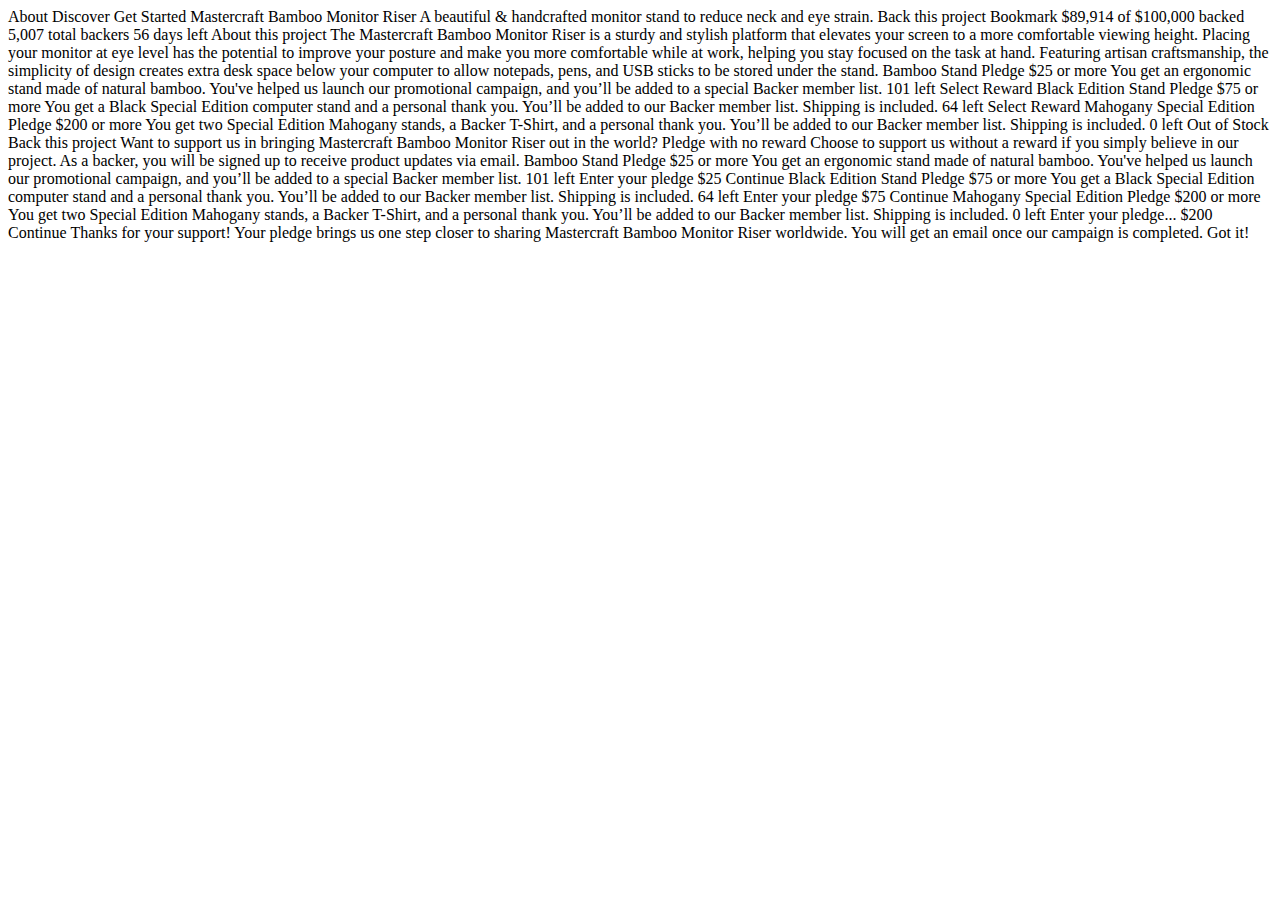
<file: index.html>
<!DOCTYPE html>
<html lang="en">
<head>
  <meta charset="UTF-8">
  <meta name="viewport" content="width=device-width, initial-scale=1.0"> <!-- displays site properly based on user's device -->

  <link rel="icon" type="image/png" sizes="32x32" href="./images/favicon-32x32.png">
  
  <title>Frontend Mentor | Crowdfunding product page</title>

  <!-- Feel free to remove these styles or customise in your own stylesheet 👍 -->
  <style>
    .attribution { font-size: 11px; text-align: center; }
    .attribution a { color: hsl(228, 45%, 44%); }
  </style>
</head>
<body>
  About
  Discover
  Get Started

  Mastercraft Bamboo Monitor Riser
  A beautiful & handcrafted monitor stand to reduce neck and eye strain.

  Back this project
  Bookmark

  $89,914 of $100,000 backed
  5,007 total backers
  56 days left

  About this project

  The Mastercraft Bamboo Monitor Riser is a sturdy and stylish platform that elevates your screen 
  to a more comfortable viewing height. Placing your monitor at eye level has the potential to improve 
  your posture and make you more comfortable while at work, helping you stay focused on the task at hand.

  Featuring artisan craftsmanship, the simplicity of design creates extra desk space below your computer 
  to allow notepads, pens, and USB sticks to be stored under the stand.
  
  Bamboo Stand
  Pledge $25 or more
  You get an ergonomic stand made of natural bamboo. You've helped us launch our promotional campaign, and 
  you’ll be added to a special Backer member list.
  101 left
  Select Reward

  Black Edition Stand
  Pledge $75 or more
  You get a Black Special Edition computer stand and a personal thank you. You’ll be added to our Backer 
  member list. Shipping is included.
  64 left
  Select Reward

  Mahogany Special Edition
  Pledge $200 or more
  You get two Special Edition Mahogany stands, a Backer T-Shirt, and a personal thank you. You’ll be added 
  to our Backer member list. Shipping is included.
  0 left
  Out of Stock

  <!-- Selection modal start -->

  Back this project
  Want to support us in bringing Mastercraft Bamboo Monitor Riser out in the world?

  Pledge with no reward
  Choose to support us without a reward if you simply believe in our project. As a backer, 
  you will be signed up to receive product updates via email.

  Bamboo Stand
  Pledge $25 or more
  You get an ergonomic stand made of natural bamboo. You've helped us launch our promotional campaign, and
  you’ll be added to a special Backer member list.
  101 left

  <!-- Selected pledge start -->
  Enter your pledge
  $25
  Continue
  <!-- Selected pledge end -->

  Black Edition Stand
  Pledge $75 or more
  You get a Black Special Edition computer stand and a personal thank you. You’ll be added to our Backer
  member list. Shipping is included.
  64 left

  <!-- Selected pledge start -->
  Enter your pledge
  $75
  Continue
  <!-- Selected pledge end -->

  Mahogany Special Edition
  Pledge $200 or more
  You get two Special Edition Mahogany stands, a Backer T-Shirt, and a personal thank you. You’ll be added
  to our Backer member list. Shipping is included.
  0 left

  <!-- Selected pledge  start -->
  Enter your pledge...
  $200
  Continue
  <!-- Selected pledge end -->

  <!-- Selection modal end -->

  <!-- Success modal start -->

  Thanks for your support!
  Your pledge brings us one step closer to sharing Mastercraft Bamboo Monitor Riser worldwide. You will get
  an email once our campaign is completed.
  Got it!

  <!-- Success modal end -->
</body>
</html>
</file>
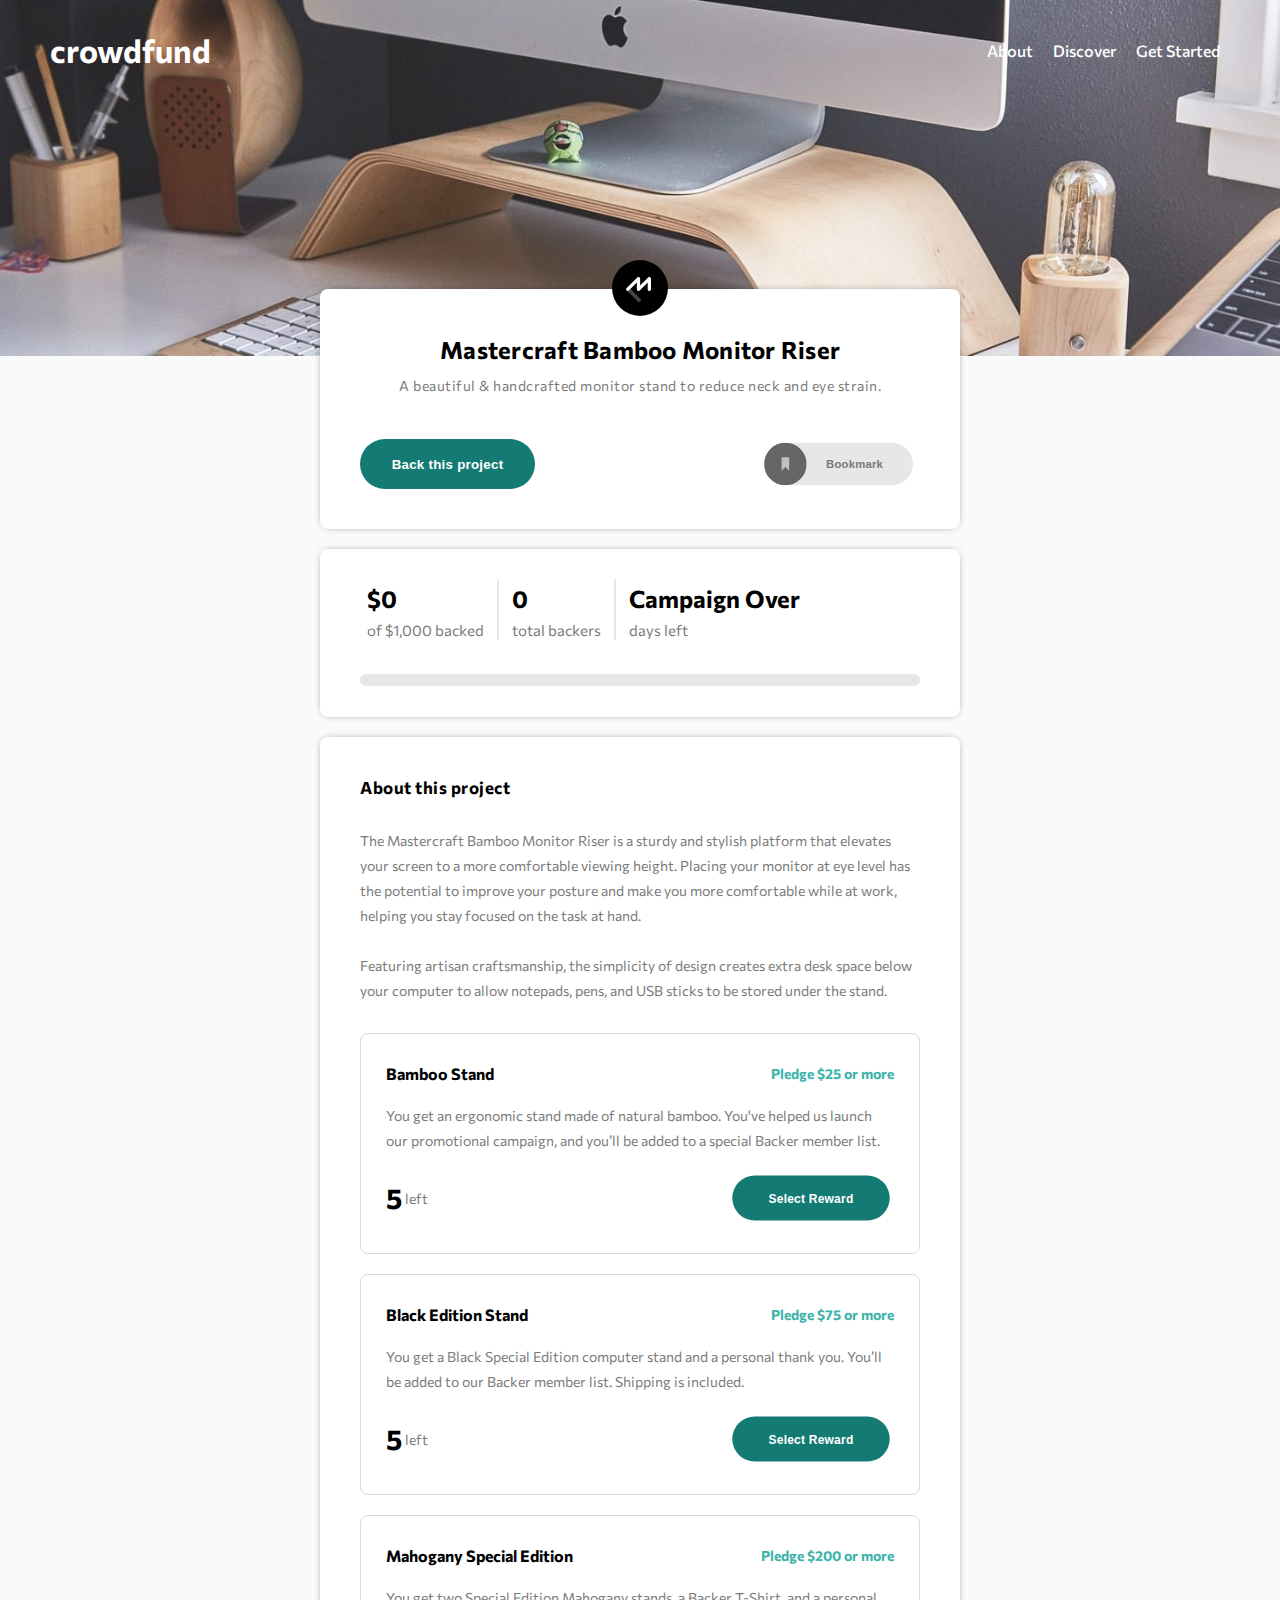
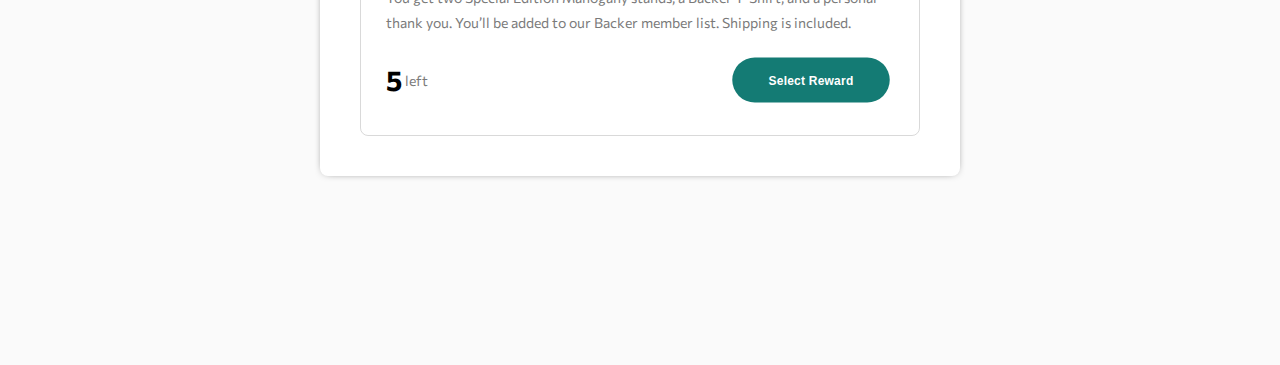
<file: crowdfunding-product-page-main/index.html>
<!DOCTYPE html>
<html lang="en">
<head>
  <meta charset="UTF-8">
  <meta name="viewport" content="width=device-width, initial-scale=1.0"> <!-- displays site properly based on user's device -->
  
  <link rel="stylesheet" href="./css/styles.css">
  <script src="script.js" defer></script>

  <title>Crowdfunding product page</title>

</head>
<body>

<div class="main-container">
  
  <!-- BACKGROUND -->
  <div class="background">
    <img src="./images/image-hero-desktop.jpg" alt="background" id="background-image">
  </div>

  <!-- NAVBAR -->
    <nav id="navbar">
      <h1 class="navbar__logo">crowdfund</h1>
      <div id="navbar__links">
        <a href="#">About</a>
        <a href="#">Discover</a>
        <a href="#">Get Started</a>
      </div>
    </nav>

  <div class="container"> 
    <!-- HEADER -->
    <div id="box">
      <div class="header">
        <img class="brand-logo" src="./images/logo-mastercraft.svg" alt="brand-logo">
        <h1 class="header__title">Mastercraft Bamboo Monitor Riser</h1>
        <h3 class="header__description">A beautiful & handcrafted monitor stand to reduce neck and eye strain.</h3>
        <div class="header-btn">
          <button class="header-btn__backthisprojectBtn">Back this project</button>
          <button class="header-btn__bookmarkBtn">
            <img class="bookmark-icon" src="./images/icon-bookmark.svg" alt="bookmark">
            <p class="bookmark-text">Bookmark</p></button>
          </div>
      </div>
    </div>

    <!--CAMPAIGN DETAILS -->
    <div id="box">
      <div class="campaign">
        <div class="campaign__details">
          <!-- MONEY -->
          <div>
            <p class="first-line-big">$<span id="money-donated">0</span></p> 
            <p class="second-line-small">of $<span id="money-needed">---</span> backed</p>
          </div>
          <hr>
          <!-- BACKERS -->
          <div>
            <p class="first-line-big" id="backers-number">0</p>
            <p class="second-line-small">total backers</p>
          </div>
          <hr>
          <!-- TIME LEFT  -->
          <div>
            <p class="first-line-big" id="time-left-days">---</p>
            <p class="second-line-small">days left</p>
          </div>
        </div>
        <div class="goal-reached">Goal Reached!</div>
        <div class="progress">
          <div class="progress-done"></div>
        </div>
      </div>
    </div>

    <div id="box">
      <div id="about-pledge-container">
        <!-- ABOUT SECTION -->
        <div>
          <h1 class="headline">About this project</h1>
          <p class="about-text">The Mastercraft Bamboo Monitor Riser is a sturdy and stylish platform that elevates your screen to a more comfortable viewing height. Placing your monitor at eye level has the potential to improve your posture and make you more comfortable while at work, helping you stay focused on the task at hand.<br><br>Featuring artisan craftsmanship, the simplicity of design creates extra desk space below your computer to allow notepads, pens, and USB sticks to be stored under the stand.</p>
        </div>

        <!-- PLEDGE BOXES -->
        <!--PLEDGE $25 -->
        <div class="pledge-box pledge25">
          <div class="line first-line">
            <h3 class="pledge-box__title">Bamboo Stand</h3>
            <h4 class=pledge-box__amount>Pledge $25 or more</h4>
          </div>
          <div class="line second-line">
            <p class="pledge-box__desc">You get an ergonomic stand made of natural bamboo. You've helped us launch our promotional campaign, and you’ll be added to a special Backer member list.</p>
          </div>
          <div class="line third-line">
            <div class="pledge-box__left"><span class="pledge25-left number-left">---</span>&nbsp;left</div>
            <button id="pledge25-btn-main" class="pledge-box__btn">Select Reward</button>
          </div>
        </div>
        <!--PLEDGE $75-->
        <div class="pledge-box pledge75">
          <div class="line first-line">
            <h3 class="pledge-box__title">Black Edition Stand</h3>
            <h4 class=pledge-box__amount>Pledge $<span class="pledge-amount">75</span> or more</h4>
          </div>
          <div class="line second-line">
            <p class="pledge-box__desc">You get a Black Special Edition computer stand and a personal thank you. You’ll be added to our Backer member list. Shipping is included.</p>
          </div>
          <div class="line third-line">
            <div class="pledge-box__left"><span class="pledge75-left number-left">---</span>&nbsp;left</div>
            <button id="pledge75-btn-main" class="pledge-box__btn">Select Reward</button>
          </div>
        </div>
        <!-- PLEDGE $200-->
        <div class="pledge-box pledge200">
          <div class="line first-line">
            <h3 class="pledge-box__title">Mahogany Special Edition</h3>
            <h4 class=pledge-box__amount>Pledge $200 or more</h4>
          </div>
          <div class="line second-line">
            <p class="pledge-box__desc">You get two Special Edition Mahogany stands, a Backer T-Shirt, and a personal thank you. You’ll be added to our Backer member list. Shipping is included.</p>
          </div>
          <div class="line third-line">
            <div class="pledge-box__left"><span class="pledge200-left number-left">---</span>&nbsp;left</div>
            <button id="pledge200-btn-main" class="pledge-box__btn">Select Reward</button>
          </div>
        </div>
        
      </div>
    </div>
  </div>

</div>


<!-- MODALS -->

<div id="overlay"> </div>

  <!--THANK YOU MODAL -->
<div id="modal" class="thankyou-modal">
  <div class="thankyou-modal__body">
    <img class="thankyou-modal__body__checkmark" src="./images/icon-check.svg" alt="check">
    <h1 class="thankyou-modal__body__headline">Thanks for your support!</h1>
    <p class="thankyou-modal__body__text">Your pledge brings us one step closer to sharing Mastercraft Bamboo Monitor Riser worldwide. You will get
    an email once our campaign is completed.</p>
    <div class="button">
      <button class="thankyou-modal__body__button">Got it!</button>
    </div>
  </div> 
</div>

  <!-- BACK THIS PROJECT MODAL-->
<div class="backproj-modal">

  <!-- MAIN CONTAINER -->
  <span class="first-row">
    <h1 class="backproj-modal__title">Back this project</h1>
    <button class="close">&times;</button>
  </span>
    <p class="backproj-modal__text">Want to support us in bringing Mastercraft Bamboo Monitor Riser out in the world?</p>
    
  <div id="pledges-container">
<!-- PLEDGE 0 -->
    <div class="pledge0 backproj-modal__box" id="backproj-pledge">
      <div class="pledge0 backproj-firstline">
        <span class="pledge0 backproj-firstline">
          <div class="pledge0 backproj-firstline__toggle"></div>
          <h1 class="pledge0 backproj-firstline__title">Pledge with no reward</h2>
        </span>
      </div>
      <p class="pledge0 backproj-secondline pledge-text">Choose to support us without a reward if you simply believe in our project. As a backer, you will be signed up to receive product updates via email.</p>
      <div class="pledge0 backproj-thirdline" id="pledge0-toggle">
        <button class="pledge0 pledge0-btn">Continue</button>
      </div>
    </div>

    <!-- PLEDGE 25 -->
    <div class="pledge25 backproj-modal__box">
      <div class="pledge25 backproj-firstline">
        <span class="pledge25 backproj-firstline">
          <button class="pledge25 backproj-firstline__toggle"></button>
          <h1 class="pledge25 backproj-firstline__title ">Bamboo Stand</h2>
          <h2 class="pledge25 backproj-firstline__amount">Pledge $25 or more</h3>
        </span>
        <h2 class="pledge25 backproj-firstline__left"><span class="modal-pledge25-left number-left">0</span>&nbsp;left</h3>
      </div>
      <p class="pledge25 backproj-secondline pledge-text">You get an ergonomic stand made of natural bamboo. You've helped us launch our promotional campaign, and you’ll be added to a special Backer member list.</p>
      <div class="backproj-thirdline" id="pledge25-toggle"> 
        <p>Enter your pledge</p>
        <div>
          <span class="input-field">
          <p>$</p>
          <input id="pledge25-input" class="input-field__input" type="text" placeholder="25+">
        </span>
        <button id="backproj-button" class="pledge25 pledge25-btn">Continue</button>
        </div>
      </div>
    </div>

    <!-- PLEDGE 75-->
    <div class="pledge75 backproj-modal__box">
      <div class="pledge75 backproj-firstline">
        <span class="pledge75 backproj-firstline">
          <button class="pledge75 backproj-firstline__toggle"></button>
          <h1 class="pledge75 backproj-firstline__title ">Black Edition Stand</h2>
          <h2 class="pledge75 backproj-firstline__amount">Pledge $75 or more</h3>
        </span>
        <h2 class="pledge75 backproj-firstline__left"><span class="modal-pledge75-left number-left">0</span>&nbsp;left</h3>
      </div>
      <p class="pledge75 backproj-secondline pledge-text">You get a Black Special Edition computer stand and a personal thank you. You’ll be added to our Backer member list. Shipping is included.</p>
      <div class="backproj-thirdline" id="pledge75-toggle"> 
        <p>Enter your pledge</p>
        <div>
          <span class="input-field">
          <p>$</p>
          <input id="pledge75-input" class="input-field__input" type="text" placeholder="75+">
        </span>
        <button id="backproj-button" class="pledge75 pledge75-btn">Continue</button>
        </div>
      </div>
    </div>

    <!-- PLEDGE 200 -->
    <div class="pledge200 backproj-modal__box">
      <div class="pledge200 backproj-firstline">
        <span class="pledge200 backproj-firstline">
          <button class="pledge200 backproj-firstline__toggle"></button>
          <h1 class="pledge200 backproj-firstline__title ">Mahogany Special Edition</h2>
          <h2 class="pledge200 backproj-firstline__amount">Pledge $200 or more</h3>
        </span>
        <h2 class="pledge200 backproj-firstline__left"><span class="modal-pledge200-left number-left">0</span>&nbsp;left</h3>
      </div>
      <p class="pledge200 backproj-secondline pledge-text">You get two Special Edition Mahogany stands, a Backer T-Shirt, and a personal thank you. You’ll be added to our Backer member list. Shipping is included.</p>
      <div class="backproj-thirdline" id="pledge200-toggle"> 
        <p>Enter your pledge</p>
        <div>
          <span class="input-field">
          <p>$</p>
          <input id="pledge200-input" class="pledge75-input input-field__input" type="text" placeholder="200+">
        </span>
        <button class="backproj-button pledge200 pledge200-btn">Continue</button>
        </div>
      </div>
    </div>
  </div>
</div>



</body>
</html>
</file>
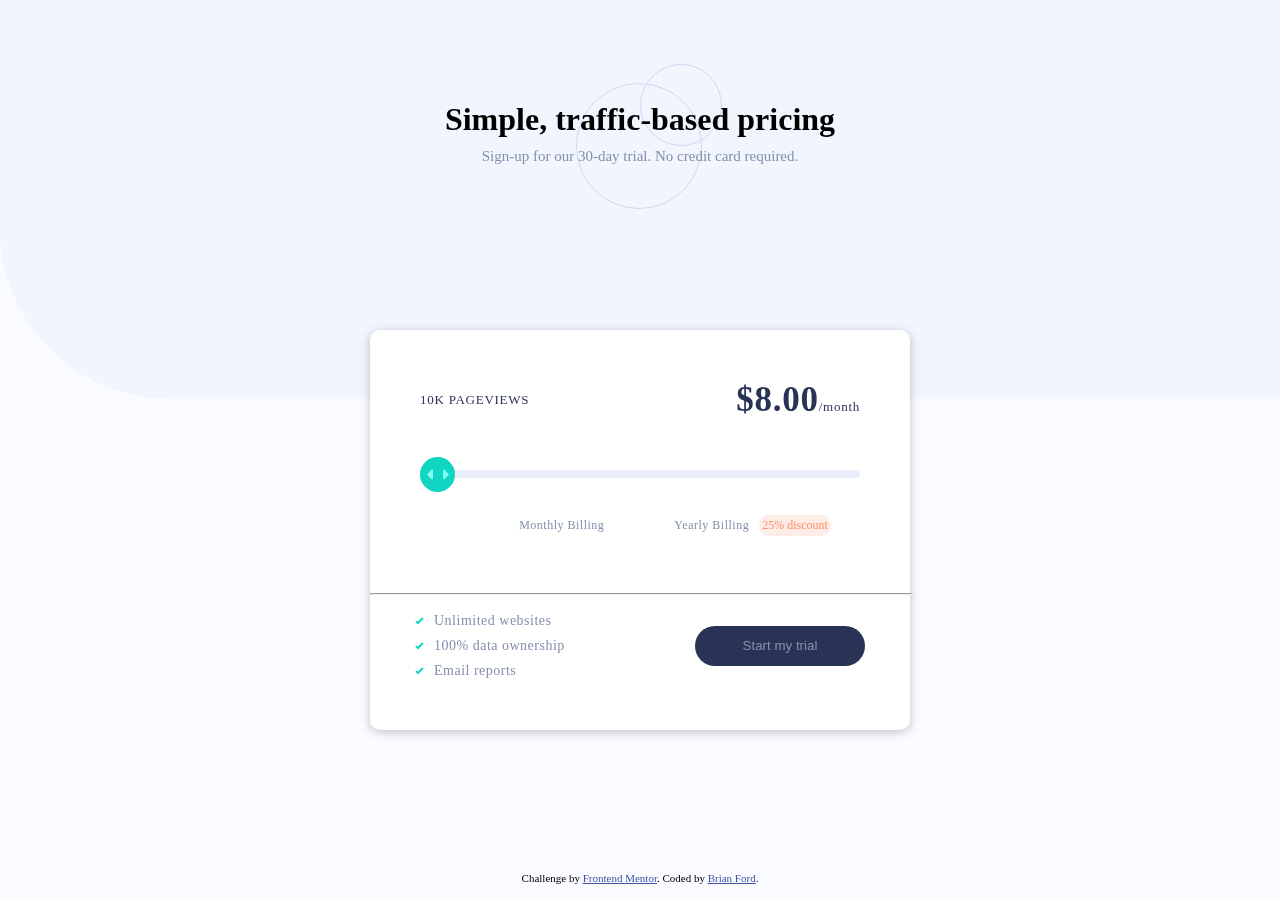
<file: interactive-pricing-component-main/index.html>
<!DOCTYPE html>
<html lang="en">
<head>
  <meta charset="UTF-8">
  <meta name="viewport" content="width=device-width, initial-scale=1.0">

  <link rel="icon" type="image/png" sizes="32x32" href="./images/favicon-32x32.png">
  <link rel="stylesheet" href="styles.css">

  

  
  <title>Frontend Mentor | Interactive pricing component</title>
 
</head>

<body>

<!--BACKGROUND-->
  <div class="background">
    <img src="./images/pattern-circles.svg" alt="circles" class="circles">
    <img src="./images/bg-pattern.svg" alt="bg-pattern" class="bg-pattern">
  </div>



<!--HEADLINE-->
  <div class="headline">
    <h1>Simple, traffic-based pricing</h1>
    <h2>Sign-up for our 30-day trial. No credit card required. </h2>
  </div>
  


  <div class="container">
<!--FIRST LINE-->
    <div class="first-line">
      <div class="pageviews">
        <p><span id="num-page-views">10k</span> Pageviews</p>
      </div>
    
      <div class="price-month">
        <p><span class="dollar-value">$</span><span id="money">8</span><span class="dollar-value">.00</span></span>/month</p>
      </div>  
    </div>



<!--SECOND LINE-->
<div class="slider-container" >
  <input id="slider" type="range" value="1" min="1" max="5">
</div>
    



<!--THIRD LINE-->
    <div class="third-line">

      <div class="monthly-billing">
        <p>Monthly Billing</p>
      </div>

      <div class="switch-container">
        <label class="switch">
        <input type="checkbox" id="checkbox"/>
        <div class="switch-btn"></div>
        </label>
      </div>

      <div class="yearly-billing">
        <p>Yearly Billing</p>
      </div>

      <div class="discount">
        <p>25% discount</p> 
      </div>

    </div>



<!--LOWER SECTION-->
    <hr>
    <div class="lower-section">
     <div>
        <ul class="checklist">
          <li>Unlimited websites</li>
          <li>100% data ownership</li>
          <li>Email reports</li>
      </ul> 
      </div>
      <div>
        <button class="start-btn">Start my trial</button>
      </div>
    </div>
    


<!--FOOTER-->
  </div>
  <footer>
    Challenge by <a href="https://www.frontendmentor.io?ref=challenge" target="_blank">Frontend Mentor</a>. 
    Coded by <a href="#">Brian Ford</a>.
  </footer>
  
  <script src="script.js"></script>

</body>
</html>
</file>
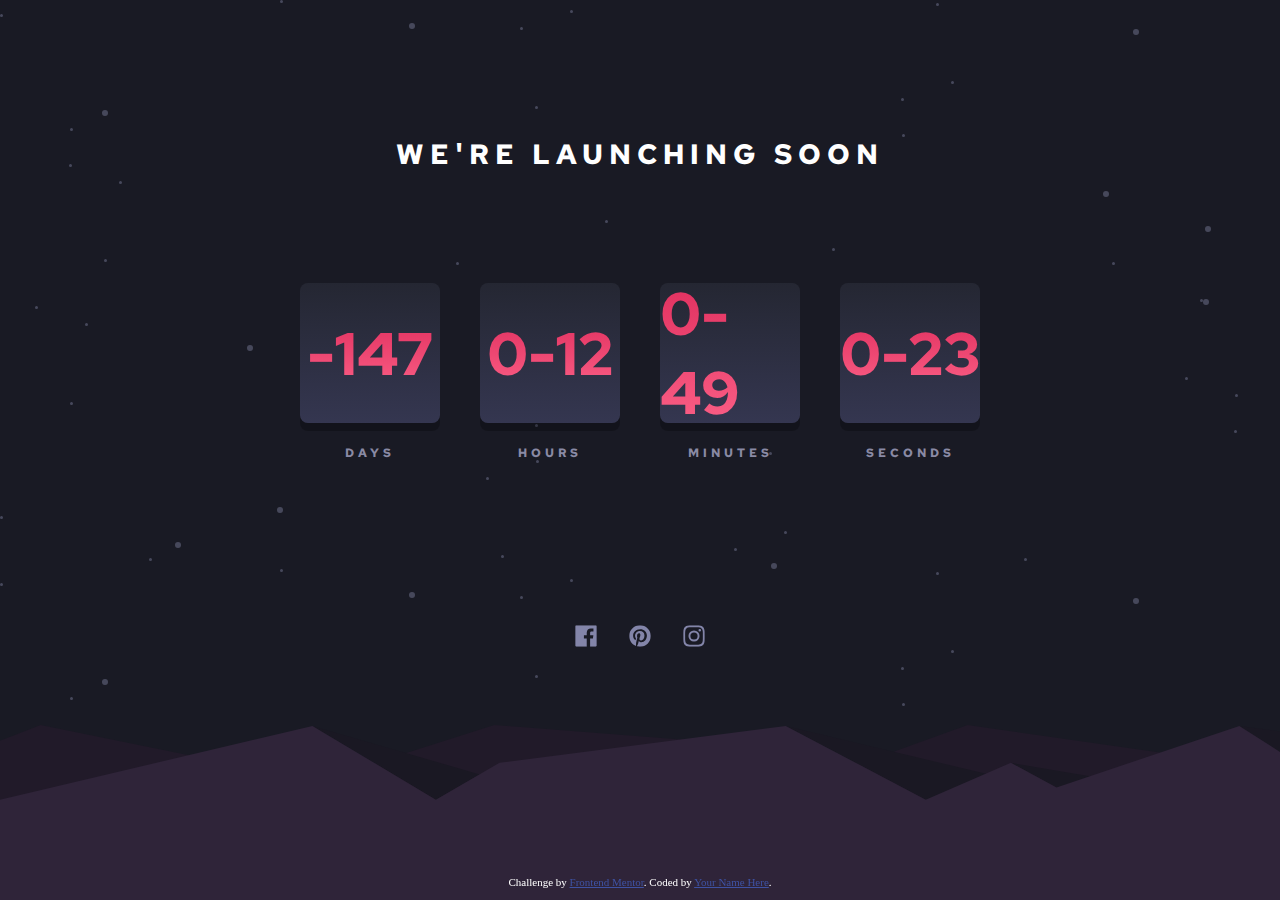
<file: launch-countdown-timer-main/index.html>
<!DOCTYPE html>
<html lang="en">
<head>
  <meta charset="UTF-8">
  <meta name="viewport" content="width=device-width, initial-scale=1.0">

  <link rel="icon" type="image/png" sizes="32x32" href="./images/favicon-32x32.png">
  <link rel="stylesheet" href="./styles.css">

  <title>Frontend Mentor | Launch countdown timer</title>
 
</head>

<body>
<!--BACKGROUND-->
  <img class="mountains" src="./images/pattern-hills.svg" alt="">

<!--HEADLINE-->
  <div id="launch-text">
    <h1>We're launching soon</h1>
  </div>

<!--COUNTDOWN-->
  <div class="countdown-container">

    <div class="days">
      <div class="box-1-days topbox">
        <h2 class="number-days numbers">24</h2>
      </div>
      <h1>Days</h1> 
    </div>

    <div class="hours">
      <div class="box-2-hours topbox">
        <h2 class="number-hours numbers">24</h2>
      </div>
      <h1>Hours</h1> 
    </div>

    <div class="minutes">
      <div class="box-3-minutes topbox">
        <h2 class="number-minutes numbers">24</h2>
      </div>
      <h1>Minutes</h1> 
    </div>

    <div class="seconds">
      <div class="box-4-seconds topbox">
        <h2 class="number-seconds numbers">24</h2>
      </div>
      <h1>Seconds</h1> 
    </div>

  </div>

  <!--SOCIAL LINKS-->
  <div class="social-links">
    <a href="#">
      <img src="./images/icon-facebook.svg" class="facebook link">
    </a>
    <a href="#">
      <img src="./images/icon-pinterest.svg" class="pinterest link">
    </a>
    <a href="#">
        <img src="./images/icon-instagram.svg" class="instagram link">
    </a>
  </div>

<!--FOOTER-->
  <footer>
    <div>
      Challenge by <a href="https://www.frontendmentor.io?ref=challenge" target="_blank">Frontend Mentor</a>. 
      Coded by <a href="#">Your Name Here</a>.
    </div>
  </footer>


  <script src="./script.js"></script>

</body>
</html>
</file>
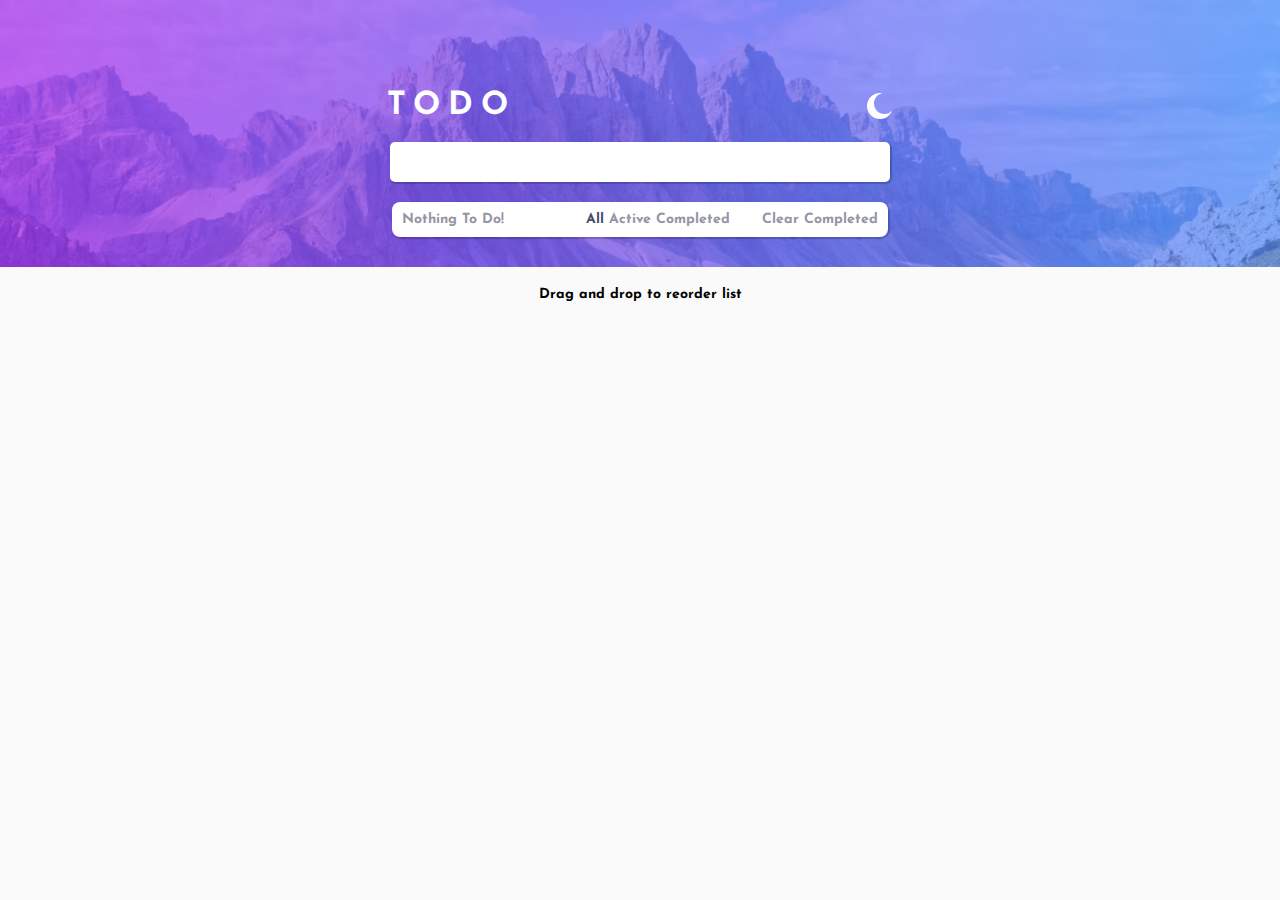
<file: todo-app-main/index.html>
<!DOCTYPE html>
<html lang="en">
<head>
  <meta charset="UTF-8">
  <meta name="viewport" content="width=device-width, initial-scale=1.0"> <!-- displays site properly based on user's device -->

  <link rel="icon" type="image/png" sizes="32x32" href="./images/favicon-32x32.png">
  <link rel="stylesheet" href="styles.css">

  <title>Frontend Mentor | Todo app</title>

</head>

  <body>

  <!-- BACKGROUND -->
  <div class="background">
    <img id = "background-image" src="./images/bg-desktop-light.jpg" alt="mountains">
  </div>

  <!-- ITEMS BOX -->
  <div class = "container">
    <!-- BANNER & TOGGLE -->
    <div class = "banner">
      <h1 class = "logo">Todo</h1>
      <img id = "theme-toggle" src="./images/icon-moon.svg" alt="sun-moon" onclick = "themeToggle()">
      <!--
        <img id = "theme-toggle" class= "sun" src="./images/icon-sun.svg" alt="sun">
      -->
    </div>

    <!-- INPUT AREA -->
    <input type="text" id="input-area">

    <!-- ENTRIES & FILTERS -->
    <div class="entries-line-filters">

        <!--Items-->
      <ul id="items-line">
        <!-- 
          <li class=" draggable new-item" draggable="true">
            <input type="checkbox" class="checkbox">
            <p class="items-text">Items go here</p>
            <img src="./images/icon-cross.svg" class="exit-btn" alt="exit button">
          </li>
        -->
      </ul>
      

        <!-- FILTERS -->
      <div id="bottom-row">
        <h1 class="items-left">Nothing To Do!</h1>
        <h1>
          <span class="all">All</span>
          <span class="active">Active</span> 
          <span class="completed">Completed</span>
        </h1>
        <h1>
          <span class="clear-completed">Clear Completed</span>
        </h1>   
        
      </div>
    </div>

      <!-- INSTRUCTIONS -->

  <h1 class = "instructions">Drag and drop to reorder list</h1>


  <script src="script.js"></script>

  </body>

</html>
</file>
<file: crowdfunding-product-page-main/css/styles.css>
@import url("https://fonts.googleapis.com/css2?family=Commissioner:wght@400;500;700&display=swap");
:export {
  moderateCyan: #3cb4ac;
  darkCyan: #147b74;
  darkGray: #7a7a7a;
}

* {
  margin: 0;
  padding: 0;
  -webkit-box-sizing: border-box;
          box-sizing: border-box;
}

body {
  background-color: #fafafa;
  height: 100vh;
  font-family: "Commissioner", sans-serif;
  font-weight: 400;
  font-size: 16px;
}

body #background-image {
  position: absolute;
  z-index: -5;
  width: 100%;
}

#navbar {
  color: white;
  display: -webkit-box;
  display: -ms-flexbox;
  display: flex;
  -webkit-box-pack: justify;
      -ms-flex-pack: justify;
          justify-content: space-between;
  padding: 30px 50px;
}

#navbar__links {
  display: -webkit-box;
  display: -ms-flexbox;
  display: flex;
  -webkit-box-pack: center;
      -ms-flex-pack: center;
          justify-content: center;
  -webkit-box-align: center;
      -ms-flex-align: center;
          align-items: center;
}

#navbar__links a {
  color: white;
  font-weight: 500;
  font-size: 16px;
  text-decoration: none;
  margin: 0 10px;
}

.container {
  display: -webkit-box;
  display: -ms-flexbox;
  display: flex;
  -webkit-box-pack: center;
      -ms-flex-pack: center;
          justify-content: center;
  -webkit-box-align: center;
      -ms-flex-align: center;
          align-items: center;
  -webkit-box-orient: vertical;
  -webkit-box-direction: normal;
      -ms-flex-direction: column;
          flex-direction: column;
  padding-top: 14%;
  padding-bottom: 14%;
}

.container #box {
  -webkit-box-shadow: 0px 0px 10px -5px #000000;
          box-shadow: 0px 0px 10px -5px #000000;
  background-color: white;
  border-radius: 8px;
  width: 40rem;
  margin: 0.625rem 0;
}

.container #box .header {
  height: 15rem;
  text-align: center;
  position: relative;
}

.container #box .header .brand-logo {
  position: relative;
  top: -12%;
}

.container #box .header__title {
  font-size: 24px;
  letter-spacing: 0.25px;
  -webkit-transform: translate(0px, -13px);
          transform: translate(0px, -13px);
}

.container #box .header__description {
  font-size: 14px;
  letter-spacing: 0.5px;
  font-weight: 400;
  color: #7a7a7a;
  padding-bottom: 5px;
}

.container #box .header .header-btn {
  display: -webkit-box;
  display: -ms-flexbox;
  display: flex;
  -webkit-box-pack: justify;
      -ms-flex-pack: justify;
          justify-content: space-between;
  -webkit-box-align: center;
      -ms-flex-align: center;
          align-items: center;
  padding: 0 40px;
  -webkit-transform: translate(0px, 40px);
          transform: translate(0px, 40px);
}

.container #box .header .header-btn__backthisprojectBtn {
  width: 175px;
  height: 50px;
  letter-spacing: 0.25px;
  border-radius: 50px;
  background-color: #147b74;
  font-weight: 700;
  color: white;
  border: none;
  outline: none;
}

.container #box .header .header-btn__backthisprojectBtn:hover {
  cursor: pointer;
}

.container #box .header .header-btn__backthisprojectBtn:active {
  background-color: #3cb4ac;
  -webkit-transform: scale(0.95);
          transform: scale(0.95);
}

.container #box .header .header-btn__bookmarkBtn {
  width: 175px;
  height: 50px;
  letter-spacing: 0.25px;
  border-radius: 50px;
  background-color: #147b74;
  font-weight: 700;
  color: white;
  border: none;
  outline: none;
  display: -webkit-box;
  display: -ms-flexbox;
  display: flex;
  -webkit-box-pack: justify;
      -ms-flex-pack: justify;
          justify-content: space-between;
  -webkit-box-align: center;
      -ms-flex-align: center;
          align-items: center;
  background-color: #e7e7e7;
  color: #7a7a7a;
  -webkit-transform: scale(0.85);
          transform: scale(0.85);
  margin-right: -6px;
}

.container #box .header .header-btn__bookmarkBtn:hover {
  cursor: pointer;
}

.container #box .header .header-btn__bookmarkBtn:active {
  background-color: #3cb4ac;
  -webkit-transform: scale(0.95);
          transform: scale(0.95);
}

.container #box .header .header-btn__bookmarkBtn .bookmark-text {
  margin-right: 35px;
}

.container #box .header .header-btn__bookmarkBtn img {
  opacity: 0.70;
  height: 50px;
  width: 50px;
}

.container #box .header .header-btn__bookmarkBtn:active {
  -webkit-transform: scale(0.85);
          transform: scale(0.85);
  background-color: #e7e7e7;
}

.container #box .campaign {
  height: 10.5rem;
  display: -webkit-box;
  display: -ms-flexbox;
  display: flex;
  -webkit-box-orient: vertical;
  -webkit-box-direction: normal;
      -ms-flex-direction: column;
          flex-direction: column;
}

.container #box .campaign__details {
  display: -webkit-box;
  display: -ms-flexbox;
  display: flex;
  -webkit-box-pack: justify;
      -ms-flex-pack: justify;
          justify-content: space-between;
  padding: 35px;
  margin-left: 0.75rem;
  margin-right: 125px;
}

.container #box .campaign .first-line-big {
  font-size: 24px;
  font-weight: 700;
}

.container #box .campaign .second-line-small {
  font-size: 15px;
  color: #7a7a7a;
  margin-top: 8px;
}

.container #box .campaign hr {
  border: 1px solid rgba(0, 0, 0, 0.09);
  height: 110%;
  -webkit-transform: translateY(-5px);
          transform: translateY(-5px);
}

.container #box .campaign .progress {
  background-color: #e7e7e7;
  margin: 0 auto;
  width: 35rem;
  height: 12px;
  border-radius: 25px;
}

.container #box .campaign .progress .progress-done {
  background-color: #3cb4ac;
  height: 100%;
  width: 0%;
  border-radius: 25px;
}

.container #box .campaign .goal-reached {
  position: absolute;
  display: none;
  font-size: 20px;
  font-weight: bold;
  color: #147b74;
  -webkit-transform: translate(470px, 102px);
          transform: translate(470px, 102px);
  z-index: 10;
}

.container #box #about-pledge-container {
  margin: 0 40px 40px 40px;
}

.container #box #about-pledge-container .headline {
  font-size: 17px;
  font-weight: 700;
  letter-spacing: 0.5px;
  margin: 40px 0 30px 0;
}

.container #box #about-pledge-container .about-text {
  color: #7a7a7a;
  line-height: 25px;
  font-size: 14px;
  margin-bottom: 30px;
}

.container #box #about-pledge-container .pledge-box {
  border-radius: 8px;
  border: 1px solid rgba(0, 0, 0, 0.15);
  margin: 20px 0;
}

.container #box #about-pledge-container .pledge-box .line {
  display: -webkit-box;
  display: -ms-flexbox;
  display: flex;
  -webkit-box-pack: justify;
      -ms-flex-pack: justify;
          justify-content: space-between;
  -webkit-box-align: center;
      -ms-flex-align: center;
          align-items: center;
}

.container #box #about-pledge-container .pledge-box .first-line {
  margin: 30px 25px 20px 25px;
}

.container #box #about-pledge-container .pledge-box__title {
  font-size: 16px;
}

.container #box #about-pledge-container .pledge-box__amount {
  color: #3cb4ac;
  font-size: 14px;
}

.container #box #about-pledge-container .pledge-box .second-line {
  margin: 0 25px;
}

.container #box #about-pledge-container .pledge-box__desc {
  color: #7a7a7a;
  font-size: 14px;
  line-height: 25px;
  font-weight: 400;
}

.container #box #about-pledge-container .pledge-box .third-line {
  margin: 20px 25px 30px 25px;
}

.container #box #about-pledge-container .pledge-box .number-left {
  color: #000;
  font-size: 28px;
  font-weight: 700;
}

.container #box #about-pledge-container .pledge-box__left {
  color: #7a7a7a;
  display: -webkit-box;
  display: -ms-flexbox;
  display: flex;
  -webkit-box-pack: center;
      -ms-flex-pack: center;
          justify-content: center;
  -webkit-box-align: center;
      -ms-flex-align: center;
          align-items: center;
  font-size: 14px;
  font-weight: 400;
}

.container #box #about-pledge-container .pledge-box__btn {
  width: 175px;
  height: 50px;
  letter-spacing: 0.25px;
  border-radius: 50px;
  background-color: #147b74;
  font-weight: 700;
  color: white;
  border: none;
  outline: none;
  -webkit-transform: scale(0.9) translateX(5px);
          transform: scale(0.9) translateX(5px);
}

.container #box #about-pledge-container .pledge-box__btn:hover {
  cursor: pointer;
}

.container #box #about-pledge-container .pledge-box__btn:active {
  background-color: #3cb4ac;
  -webkit-transform: scale(0.95);
          transform: scale(0.95);
}

.container #box #about-pledge-container .pledge-box__btn:active {
  -webkit-transform: scale(0.85) translateX(5px);
          transform: scale(0.85) translateX(5px);
}

#overlay {
  -webkit-animation-name: modalopen;
          animation-name: modalopen;
  -webkit-animation-duration: 0.5s;
          animation-duration: 0.5s;
  display: none;
  position: fixed;
  top: 0;
  left: 0;
  right: 0;
  bottom: 0;
  background-color: rgba(0, 0, 0, 0.5);
  pointer-events: all;
}

@-webkit-keyframes modalopen {
  from {
    opacity: 0;
  }
  to {
    opacity: 1;
  }
}

@keyframes modalopen {
  from {
    opacity: 0;
  }
  to {
    opacity: 1;
  }
}

.backproj-modal {
  -webkit-box-shadow: 0px 0px 10px -5px #000000;
          box-shadow: 0px 0px 10px -5px #000000;
  position: fixed;
  top: 50%;
  left: 50%;
  -webkit-transform: translate(-50%, -50%);
          transform: translate(-50%, -50%);
  border-radius: 8px;
  background-color: white;
  z-index: 10;
  max-width: 80%;
  width: 40rem;
  padding: 40px 30px;
  -webkit-animation-name: modalopen;
          animation-name: modalopen;
  -webkit-animation-duration: 0.5s;
          animation-duration: 0.5s;
}

@keyframes modalopen {
  from {
    opacity: 0;
  }
  to {
    opacity: 1;
  }
}

.backproj-modal .first-row {
  display: -webkit-box;
  display: -ms-flexbox;
  display: flex;
  -webkit-box-pack: justify;
      -ms-flex-pack: justify;
          justify-content: space-between;
  -webkit-box-align: center;
      -ms-flex-align: center;
          align-items: center;
}

.backproj-modal .first-row .close {
  font-size: 30px;
  background: white;
  border: none;
  outline: none;
  cursor: pointer;
  -webkit-transform: translateY(-20px);
          transform: translateY(-20px);
}

.backproj-modal__title {
  font-size: 18px;
}

.backproj-modal__text {
  color: #7a7a7a;
  font-size: 14px;
  margin: 20px 0 30px 0;
}

.backproj-modal__box {
  border: 1px solid rgba(0, 0, 0, 0.5);
  border-radius: 8px;
  margin: 15px 0;
  cursor: pointer;
}

.backproj-modal__box:hover {
  color: #3cb4ac;
}

.backproj-modal .backproj-firstline {
  display: -webkit-box;
  display: -ms-flexbox;
  display: flex;
  -webkit-box-align: center;
      -ms-flex-align: center;
          align-items: center;
  -webkit-box-pack: justify;
      -ms-flex-pack: justify;
          justify-content: space-between;
}

.backproj-modal .backproj-firstline__toggle {
  margin: 20px;
  width: 20px;
  height: 20px;
  border-radius: 100%;
  border: 1.25px solid rgba(0, 0, 0, 0.2);
  outline: none;
  background-color: white;
  cursor: pointer;
  position: relative;
}

.backproj-modal .backproj-firstline__toggle::before {
  display: absolute;
  content: "";
  height: 10px;
  width: 10px;
  border-radius: 50%;
  position: absolute;
  -webkit-transform: translate(-5px, -5px);
          transform: translate(-5px, -5px);
  background-color: #3cb4ac;
}

.backproj-modal .backproj-firstline__title {
  font-size: 14px;
}

.backproj-modal .backproj-firstline__amount {
  font-size: 14px;
  color: #3cb4ac;
  font-weight: 500;
  margin-left: 20px;
}

.backproj-modal .backproj-firstline__left {
  margin-right: 20px;
  display: -webkit-box;
  display: -ms-flexbox;
  display: flex;
  -webkit-box-align: center;
      -ms-flex-align: center;
          align-items: center;
  -webkit-box-pack: center;
      -ms-flex-pack: center;
          justify-content: center;
  font-size: 14px;
  font-weight: 500;
  color: #7a7a7a;
}

.backproj-modal .backproj-firstline__left .number-left {
  color: black;
  font-size: 20px;
  font-weight: 700;
}

.backproj-modal .backproj-secondline {
  margin: 0 20px 30px 60px;
  font-size: 14px;
  color: #7a7a7a;
  line-height: 25px;
}

.backproj-modal #pledge0-toggle {
  display: none;
}

.backproj-modal #pledge25-toggle {
  display: none;
}

.backproj-modal #pledge75-toggle {
  display: none;
}

.backproj-modal #pledge200-toggle {
  display: none;
}

.backproj-modal .backproj-thirdline {
  border-top: 1px solid rgba(0, 0, 0, 0.25);
  display: -webkit-box;
  display: -ms-flexbox;
  display: flex;
  -webkit-box-align: center;
      -ms-flex-align: center;
          align-items: center;
  -webkit-box-pack: justify;
      -ms-flex-pack: justify;
          justify-content: space-between;
  padding: 20px 30px;
}

.backproj-modal .backproj-thirdline p {
  font-size: 14px;
  color: #7a7a7a;
}

.backproj-modal .backproj-thirdline .input-field p {
  position: absolute;
  -webkit-transform: translate(14px, 12px);
          transform: translate(14px, 12px);
  opacity: 0.35;
  font-size: 12px;
  font-weight: 700;
}

.backproj-modal .backproj-thirdline .input-field__input {
  cursor: pointer;
  height: 40px;
  width: 80px;
  border-radius: 50px;
  outline: none;
  padding-left: 25px;
  border: 1px solid rgba(0, 0, 0, 0.5);
  font-weight: 700;
}

.backproj-modal .backproj-thirdline .pledge0-btn {
  width: 175px;
  height: 50px;
  letter-spacing: 0.25px;
  border-radius: 50px;
  background-color: #147b74;
  font-weight: 700;
  color: white;
  border: none;
  outline: none;
  width: 90px;
  height: 40px;
  font-size: 12px;
  -webkit-transform: translateX(425px);
          transform: translateX(425px);
}

.backproj-modal .backproj-thirdline .pledge0-btn:hover {
  cursor: pointer;
}

.backproj-modal .backproj-thirdline .pledge0-btn:active {
  background-color: #3cb4ac;
  -webkit-transform: scale(0.95);
          transform: scale(0.95);
}

.backproj-modal .backproj-thirdline .pledge0-btn:active {
  -webkit-transform: translateX(425px);
          transform: translateX(425px);
}

.backproj-modal .backproj-thirdline #backproj-button {
  width: 175px;
  height: 50px;
  letter-spacing: 0.25px;
  border-radius: 50px;
  background-color: #147b74;
  font-weight: 700;
  color: white;
  border: none;
  outline: none;
  width: 90px;
  height: 40px;
  font-size: 12px;
  margin-left: 10px;
}

.backproj-modal .backproj-thirdline #backproj-button:hover {
  cursor: pointer;
}

.backproj-modal .backproj-thirdline #backproj-button:active {
  background-color: #3cb4ac;
  -webkit-transform: scale(0.95);
          transform: scale(0.95);
}

.thankyou-modal {
  display: none;
  -webkit-box-shadow: 0px 0px 10px -5px #000000;
          box-shadow: 0px 0px 10px -5px #000000;
  position: fixed;
  top: 50%;
  left: 50%;
  -webkit-transform: translate(-50%, -50%);
          transform: translate(-50%, -50%);
  border-radius: 8px;
  background-color: white;
  z-index: 10;
  max-width: 80%;
  width: 450px;
  -webkit-animation-name: modalopen;
          animation-name: modalopen;
  -webkit-animation-duration: 0.5s;
          animation-duration: 0.5s;
}

@keyframes modalopen {
  from {
    opacity: 0;
  }
  to {
    opacity: 1;
  }
}

.thankyou-modal__body {
  display: -webkit-box;
  display: -ms-flexbox;
  display: flex;
  -webkit-box-orient: vertical;
  -webkit-box-direction: normal;
      -ms-flex-direction: column;
          flex-direction: column;
  -webkit-box-align: center;
      -ms-flex-align: center;
          align-items: center;
  -webkit-box-pack: center;
      -ms-flex-pack: center;
          justify-content: center;
}

.thankyou-modal__body__checkmark {
  padding: 40px;
}

.thankyou-modal__body__headline {
  font-size: 20px;
  font-weight: 700;
}

.thankyou-modal__body__text {
  padding: 20px 30px;
  text-align: center;
  color: #7a7a7a;
  font-size: 14px;
  line-height: 25px;
}

.thankyou-modal__body .button {
  padding: 10px 0 40px 0;
}

.thankyou-modal__body__button {
  width: 175px;
  height: 50px;
  letter-spacing: 0.25px;
  border-radius: 50px;
  background-color: #147b74;
  font-weight: 700;
  color: white;
  border: none;
  outline: none;
  width: 120px;
}

.thankyou-modal__body__button:hover {
  cursor: pointer;
}

.thankyou-modal__body__button:active {
  background-color: #3cb4ac;
  -webkit-transform: scale(0.95);
          transform: scale(0.95);
}

.backproj-modal {
  display: none;
  -webkit-box-shadow: 0px 0px 10px -5px #000000;
          box-shadow: 0px 0px 10px -5px #000000;
  position: fixed;
  top: 50%;
  left: 50%;
  -webkit-transform: translate(-50%, -50%);
          transform: translate(-50%, -50%);
  border-radius: 8px;
  background-color: white;
  z-index: 10;
  max-width: 80%;
  width: 40rem;
  padding: 40px 30px;
  -webkit-animation-name: modalopen;
          animation-name: modalopen;
  -webkit-animation-duration: 0.5s;
          animation-duration: 0.5s;
}

@keyframes modalopen {
  from {
    opacity: 0;
  }
  to {
    opacity: 1;
  }
}

.backproj-modal .first-row {
  display: -webkit-box;
  display: -ms-flexbox;
  display: flex;
  -webkit-box-pack: justify;
      -ms-flex-pack: justify;
          justify-content: space-between;
  -webkit-box-align: center;
      -ms-flex-align: center;
          align-items: center;
}

.backproj-modal .first-row .close {
  font-size: 30px;
  background: white;
  border: none;
  outline: none;
  cursor: pointer;
  -webkit-transform: translateY(-20px);
          transform: translateY(-20px);
}

.backproj-modal__title {
  font-size: 18px;
}

.backproj-modal__text {
  color: #7a7a7a;
  font-size: 14px;
  margin: 20px 0 30px 0;
}

.backproj-modal__box {
  border: 1px solid rgba(0, 0, 0, 0.5);
  border-radius: 8px;
  margin: 15px 0;
  cursor: pointer;
}

.backproj-modal__box:hover {
  color: #3cb4ac;
}

.backproj-modal .backproj-firstline {
  display: -webkit-box;
  display: -ms-flexbox;
  display: flex;
  -webkit-box-align: center;
      -ms-flex-align: center;
          align-items: center;
  -webkit-box-pack: justify;
      -ms-flex-pack: justify;
          justify-content: space-between;
}

.backproj-modal .backproj-firstline__toggle {
  margin: 20px;
  width: 20px;
  height: 20px;
  border-radius: 100%;
  border: 1.25px solid rgba(0, 0, 0, 0.2);
  outline: none;
  background-color: white;
  cursor: pointer;
  position: relative;
}

.backproj-modal .backproj-firstline__toggle::before {
  display: none;
  content: "";
  height: 10px;
  width: 10px;
  border-radius: 50%;
  position: absolute;
  -webkit-transform: translate(-5px, -5px);
          transform: translate(-5px, -5px);
  background-color: #3cb4ac;
}

.backproj-modal .backproj-firstline__title {
  font-size: 14px;
}

.backproj-modal .backproj-firstline__amount {
  font-size: 14px;
  color: #3cb4ac;
  font-weight: 500;
  margin-left: 20px;
}

.backproj-modal .backproj-firstline__left {
  margin-right: 20px;
  display: -webkit-box;
  display: -ms-flexbox;
  display: flex;
  -webkit-box-align: center;
      -ms-flex-align: center;
          align-items: center;
  -webkit-box-pack: center;
      -ms-flex-pack: center;
          justify-content: center;
  font-size: 14px;
  font-weight: 500;
  color: #7a7a7a;
}

.backproj-modal .backproj-firstline__left .number-left {
  color: black;
  font-size: 20px;
  font-weight: 700;
}

.backproj-modal .backproj-secondline {
  margin: 0 20px 30px 60px;
  font-size: 14px;
  color: #7a7a7a;
  line-height: 25px;
}

.backproj-modal #pledge0-toggle {
  display: none;
}

.backproj-modal #pledge25-toggle {
  display: none;
}

.backproj-modal #pledge75-toggle {
  display: none;
}

.backproj-modal #pledge200-toggle {
  display: none;
}

.backproj-modal .backproj-thirdline {
  border-top: 1px solid rgba(0, 0, 0, 0.25);
  display: -webkit-box;
  display: -ms-flexbox;
  display: flex;
  -webkit-box-align: center;
      -ms-flex-align: center;
          align-items: center;
  -webkit-box-pack: justify;
      -ms-flex-pack: justify;
          justify-content: space-between;
  padding: 20px 30px;
}

.backproj-modal .backproj-thirdline p {
  font-size: 14px;
  color: #7a7a7a;
}

.backproj-modal .backproj-thirdline .input-field p {
  position: absolute;
  -webkit-transform: translate(14px, 12px);
          transform: translate(14px, 12px);
  opacity: 0.35;
  font-size: 12px;
  font-weight: 700;
}

.backproj-modal .backproj-thirdline .input-field__input {
  cursor: text;
  height: 40px;
  width: 80px;
  border-radius: 50px;
  outline: none;
  padding-left: 25px;
  border: 1px solid rgba(0, 0, 0, 0.5);
  font-weight: 700;
}

.backproj-modal .backproj-thirdline .pledge0-btn {
  width: 175px;
  height: 50px;
  letter-spacing: 0.25px;
  border-radius: 50px;
  background-color: #147b74;
  font-weight: 700;
  color: white;
  border: none;
  outline: none;
  width: 90px;
  height: 40px;
  font-size: 12px;
  -webkit-transform: translateX(425px);
          transform: translateX(425px);
}

.backproj-modal .backproj-thirdline .pledge0-btn:hover {
  cursor: pointer;
}

.backproj-modal .backproj-thirdline .pledge0-btn:active {
  background-color: #3cb4ac;
  -webkit-transform: scale(0.95);
          transform: scale(0.95);
}

.backproj-modal .backproj-thirdline .pledge0-btn:active {
  -webkit-transform: translateX(425px);
          transform: translateX(425px);
}

.backproj-modal .backproj-thirdline .backproj-button {
  width: 175px;
  height: 50px;
  letter-spacing: 0.25px;
  border-radius: 50px;
  background-color: #147b74;
  font-weight: 700;
  color: white;
  border: none;
  outline: none;
  width: 90px;
  height: 40px;
  font-size: 12px;
  margin-left: 10px;
}

.backproj-modal .backproj-thirdline .backproj-button:hover {
  cursor: pointer;
}

.backproj-modal .backproj-thirdline .backproj-button:active {
  background-color: #3cb4ac;
  -webkit-transform: scale(0.95);
          transform: scale(0.95);
}
/*# sourceMappingURL=styles.css.map */
</file>
<file: interactive-pricing-component-main/styles.css>
* {
    margin: 0;
    padding: 0;
}

body {
    background-color: hsl(230, 100%, 99%);
    font-family: 'manrope';
}

/*BACKGROUND */
.circles {
    position: absolute;
    z-index: -5;
    display: block;
    margin-left: 45%;
    margin-top: 5%;
    margin-right: 50%;
}

.bg-pattern {
    position: absolute;
    z-index: -6;
    width: 100%;
    height: auto;
}

/* HEADLINE */
.headline {
    position: fixed;
    top: 13%;
    left: 50%;
    margin-right: -50%;
    transform: translate(-50%, -25%);
    text-align: center;
}

.headline h2 {
    padding-top: 10px;
    color: hsl(225, 20%, 60%);
    font-size: 15px;
    font-weight: 400;
}

/*SLIDER BOX */
.container {
    background: white;
    width: 540px;
    height: 400px;
    border-radius: 10px;
    position: absolute;
    top: 50%;
    left: 50%;
    margin-right: -50%;
    transform: translate(-50%, -30%);
    filter: drop-shadow(0px 2px 5px rgba(0,0,0,0.23));
}

/*FIRST LINE */
.first-line {
    padding: 50px;
    display: flex;
    align-items: center;
    justify-content: space-between;
    color: hsl(227, 35%, 25%);
    letter-spacing: .75px;
}

.pageviews {
    font-size: 13px;
    font-weight: 500;
    text-transform: uppercase;
}

.price-month {
    font-size: 13px;
    font-weight: 500;
}

.price-month span {
    font-size: 35px;
    font-weight: 700;
}

/*SECOND LINE */
.slider-container input {
    display: block;
    margin: 0 auto;
    width: 440px;
    height: 8px;
    border-radius: 25px;
    background: hsl(224, 65%, 95%);
    outline: none;
    border: none;
    appearance: none;;
}

.slider-container input::-webkit-slider-thumb {
    -webkit-appearance: none;
    width: 35px;
    height: 35px;
    border-radius: 50%;
    background: hsl(174, 86%, 45%);
    background-image: url(./images/icon-slider.svg);
    background-repeat: no-repeat;
    background-position: center;
    cursor: pointer;
}

.slider input::-webkit-slider-thumb:active {
    cursor: grabbing;
}

/* THIRD LINE */
.third-line {
    display: flex;
    justify-content: center;
    align-items: center;
    padding-top: 30px;
    padding-left: 70px;

}

.monthly-billing p {
    color: hsl(225, 20%, 60%);
    letter-spacing: 0.5px;
    font-size: 12px;
    font-weight: 400;
    padding-right: 10px;
}

.discount {
    display: inline-block;
    font-size: 12px;
    border-radius: 20px;
    color: hsl(15, 100%, 70%);
    background: hsl(14, 92%, 95%);
    padding: 3px; 
}


    /*SWITCH*/

.switch-container {
    margin-top: -15px;
}
.switch-btn {
    position: relative;
    cursor: pointer;
    width: 50px;
    height: 30px;
    background: #e5e5e5;
    border-radius: 20px;
    box-shadow: inset 0 2px 4px rgba(0,0,0,0.1);
}

.switch {
    opacity: 0;
}

.switch-btn:before {
    content: "";
    position: absolute;
    height: 24px;
    width: 24px;
    background: #fff;
    left: 3px;
    top: 3px;
    border-radius: 50%;
    box-shadow: inset 0 2px 4px rgba(0,0,0,0.1);
    transition: all 150ms ease-out;
}

input[type=checkbox]:checked + .switch-btn:before {
    left: 22px;
}

input[type=checkbox]:checked + .switch-btn {
    background: hsl(174, 77%, 80%);
}
/*SWITCH*/

.yearly-billing {
    padding: 10px;
    color: hsl(225, 20%, 60%);
    letter-spacing: 0.5px;
    font-size: 12px;
    font-weight: 400;
    padding-right: 10px;
}



/* LOWER SECTION */
hr {
    position: absolute;
    width: 100%;
    bottom: 135px;
    color:hsl(224, 65%, 95%);

}

.lower-section {
    display: flex;
    justify-content: space-between;
    align-items: center;
    bottom: 0;
    padding-left: 45px;
    padding-right: 45px;
    padding-top: 65px;
}

li {
    list-style-type: none;
    line-height: 25px;
    font-size: 14px;
    letter-spacing: 0.5px;
    color: hsl(225, 20%, 60%);
}

li:before {
    content: url(./images/icon-check.svg);
    padding-right: 10px;
    color: hsl(174, 86%, 45%);
}

.start-btn {
    height: 40px;
    width: 170px;
    border: none;
    border-radius: 20px;
    color: hsl(225, 20%, 60%);
    background-color: hsl(227, 35%, 25%);
    font-weight: 500;
    letter-spacing: 1.5;
    outline: none;
    transition: all 0.25s ease-in-out;
}


.start-btn:hover {
    cursor: pointer;
    color: white;
    outline: none;
    transform: scale(1.025);
    transition: all 0.25s ease-in-out;
}

.start-btn:active {
    cursor: pointer;
    color: white;
    outline: none;
    transform: scale(.95);
}


/* FOOTER */

footer {
    position: fixed;
    bottom: 0;
    width: 100%;
    height: 1.75rem;
    font-size: 11px;
    text-align: center;
}

footer a {
    color: hsl(228, 45%, 44%);
}
</file>
<file: launch-countdown-timer-main/styles.css>
@import url('https://fonts.googleapis.com/css2?family=Red+Hat+Text:wght@500&display=swap');


* {
    margin: 0;
    padding: 0;
}


/*BACKGROUND*/

body {
    background-color: hsl(234, 17%, 12%);
    background-image: url("./images/bg-stars.svg");
    height: 100vh;
}

.mountains {
    position: absolute;
    bottom: 0;
    width: 100%;
    z-index: -5;
}


/*TITLE*/
#launch-text {
    color: white;
    font-family: 'Red Hat Text';
    display: flex;
    justify-content: center;
    align-items: center;
    padding-top: 15vh;
    padding-bottom: 10vh;
    text-transform: uppercase;
    letter-spacing: 6px;
    font-size: 14px;
}

/*COUNTDOWN*/
.countdown-container {
    display: flex;
    justify-content: center;
    position: relative;
}

.countdown-container > div {
    margin: 20px;
}

.countdown-container h1 {
    color: rgb(138, 138, 164);
    font-family: 'Red Hat Text';
    text-transform: uppercase;
    font-size: 12px;
    letter-spacing: 4px;
    text-align: center;
    padding-top: 22px;
}

.countdown-container .topbox {
    display: flex;
    align-items: center;
    justify-content: center;
    height: 140px;
    width: 140px;
    border: none;
    background: linear-gradient(hsl(231, 16%, 17%), hsl(236, 21%, 26%)) ;
    border-radius: 8px;
    box-shadow: 0px 8px rgba(0,0,0, 0.25);
}

.countdown-container .numbers {
    background: linear-gradient(hsl(344, 74%, 53%), hsl(345, 95%, 68%));
    background-clip: text;
    -webkit-background-clip: text;
    -webkit-text-fill-color: transparent;
    font-family: 'Red Hat Text';
    font-size: 60px;
    padding-top: 0px;
}

/*SOCIAL LINKS*/

.social-links {
    display: flex;
    justify-content: center;
    margin: 10%;
}

.social-links .link {
    padding: 15px;
    transform: scale(0.90);
}

a:hover {
    border-bottom: 2px solid hsl(345, 95%, 68%);
    cursor: pointer;
}

/*FOOTER*/
footer {
   color: white;
   font-size: 11px;
   text-align: center;
   position: fixed;
   bottom: 0;
   width: 100%;
   height: 1.5rem;
}

footer a {
    color: hsl(228, 45%, 44%);
}
</file>
<file: todo-app-main/styles.css>
@import url('https://fonts.googleapis.com/css2?family=Josefin+Sans&display=swap');

* {
    margin: 0;
    padding: 0;
}


/* BACKGROUND & CONTAINER */
body {
    background-color: hsl(0, 0%, 98%);
    height: 100vh;
    font-family: 'Josefin Sans';
    color: white;
}

#background-image {
    position: absolute;
    z-index: -5;
    width: 100%;
    cursor: pointer;
}

.container {
    display: flex;
    flex-direction: column;
    justify-content: center;
    align-items: center;
}


/* LOGO & TOGGLE */
.banner {
    display: flex;
    justify-content: center;
    align-items: center;
    text-transform: uppercase;
    letter-spacing: 8px;
    margin-top: 90px;
}

.banner h1 {
    font-weight: 900;
    width: 30rem;
}

#theme-toggle{
    cursor: pointer;
}



/* INPUT AREA */

#input-area {
    margin-top: 20px;
    margin-bottom: 20px;
    font-size: 16px;
    font-family: 'Josefin Sans';;
    padding-left: 20px;
    width: 30rem;
    height: 40px;
    border-radius: 5px;
    outline: none;
    border: none;
    box-shadow: 1px 1px 1px 1px rgba(0,0,0,0.2);
}

/* ENTRIES & FILTERS */
.entries-line-filters {
    border-radius: 8px;
    background-color: white;
    box-shadow: 1px 1px 1px 1px rgba(0,0,0,0.2);
    width: 31rem;
}


    /* ITEMS LINE */
#items-line {
    width: 31rem;
    text-decoration: none;
    list-style-type: none;
}

.new-item {
    cursor: pointer;
    border-bottom: 1px solid rgba(0,0,0,0.2);
    padding-top: 5px;
    padding-bottom: 7px;
    padding-left: 10px;
    padding-right: 10px;
}
.new-item:active {
    cursor: grabbing;
}

        /* CHECKBOX */
.checkbox {
    cursor: pointer;
    appearance: none;
    height: 20px;
    width: 20px;
    transform: translate(-1px, 5px);
    border: 2px solid rgba(0,0,0,0.1);
    border-radius: 50%;
    outline: none;
}

.checkbox:hover {
    border: 2px solid rgb(162,121,234);
}

.checkbox:checked {
    background: rgb(162, 121, 234);
}

        /* ITEMs */
.items-text {
    display: inline;
    padding-left: 5px;
    color: hsl(235, 19%, 35%);
    font-size: 16px;
}

.checked {
    color: hsl(235, 19%, 35%);
    text-decoration: line-through;
    opacity: 0.5;
}

.items-text:hover {
    cursor: pointer;
}

        /* EXIT BUTTON */

.exit-btn {
    float: right;
    height: 18px;
    width: 18px;
    transform: translate(-1px, 4px);
}

.exit-btn:hover {
    cursor: pointer;
}

        /* LINE 
.line {
    position: relative;
    border-bottom: 1px solid rgba(0,0,0,0.2);
    transform: translate(-10px, 10px);
    width: 30.975rem;
}
*/

    /* FILTERS */
#bottom-row {
    display: flex;
    align-items: center;
    justify-content: space-between;
    padding-top: 10px;
    padding-left: 10px;
    padding-right: 10px;
    padding-bottom: 10px;
}

.items-left {
    margin-right: 50px;
}


#bottom-row h1 {
    font-size: 14px;
    color: hsl(236, 9%, 61%);
}

#bottom-row .all {
    color: hsl(235, 19%, 35%);
}

#bottom-row span:hover {
    cursor: pointer;
    color: hsl(235, 19%, 35%);
}

.filter {
    display: none;
}


    /* INSTRUCTIONS */
.instructions {
    color: black;
    font-size: 14px;
    margin: 50px;
}
</file>
